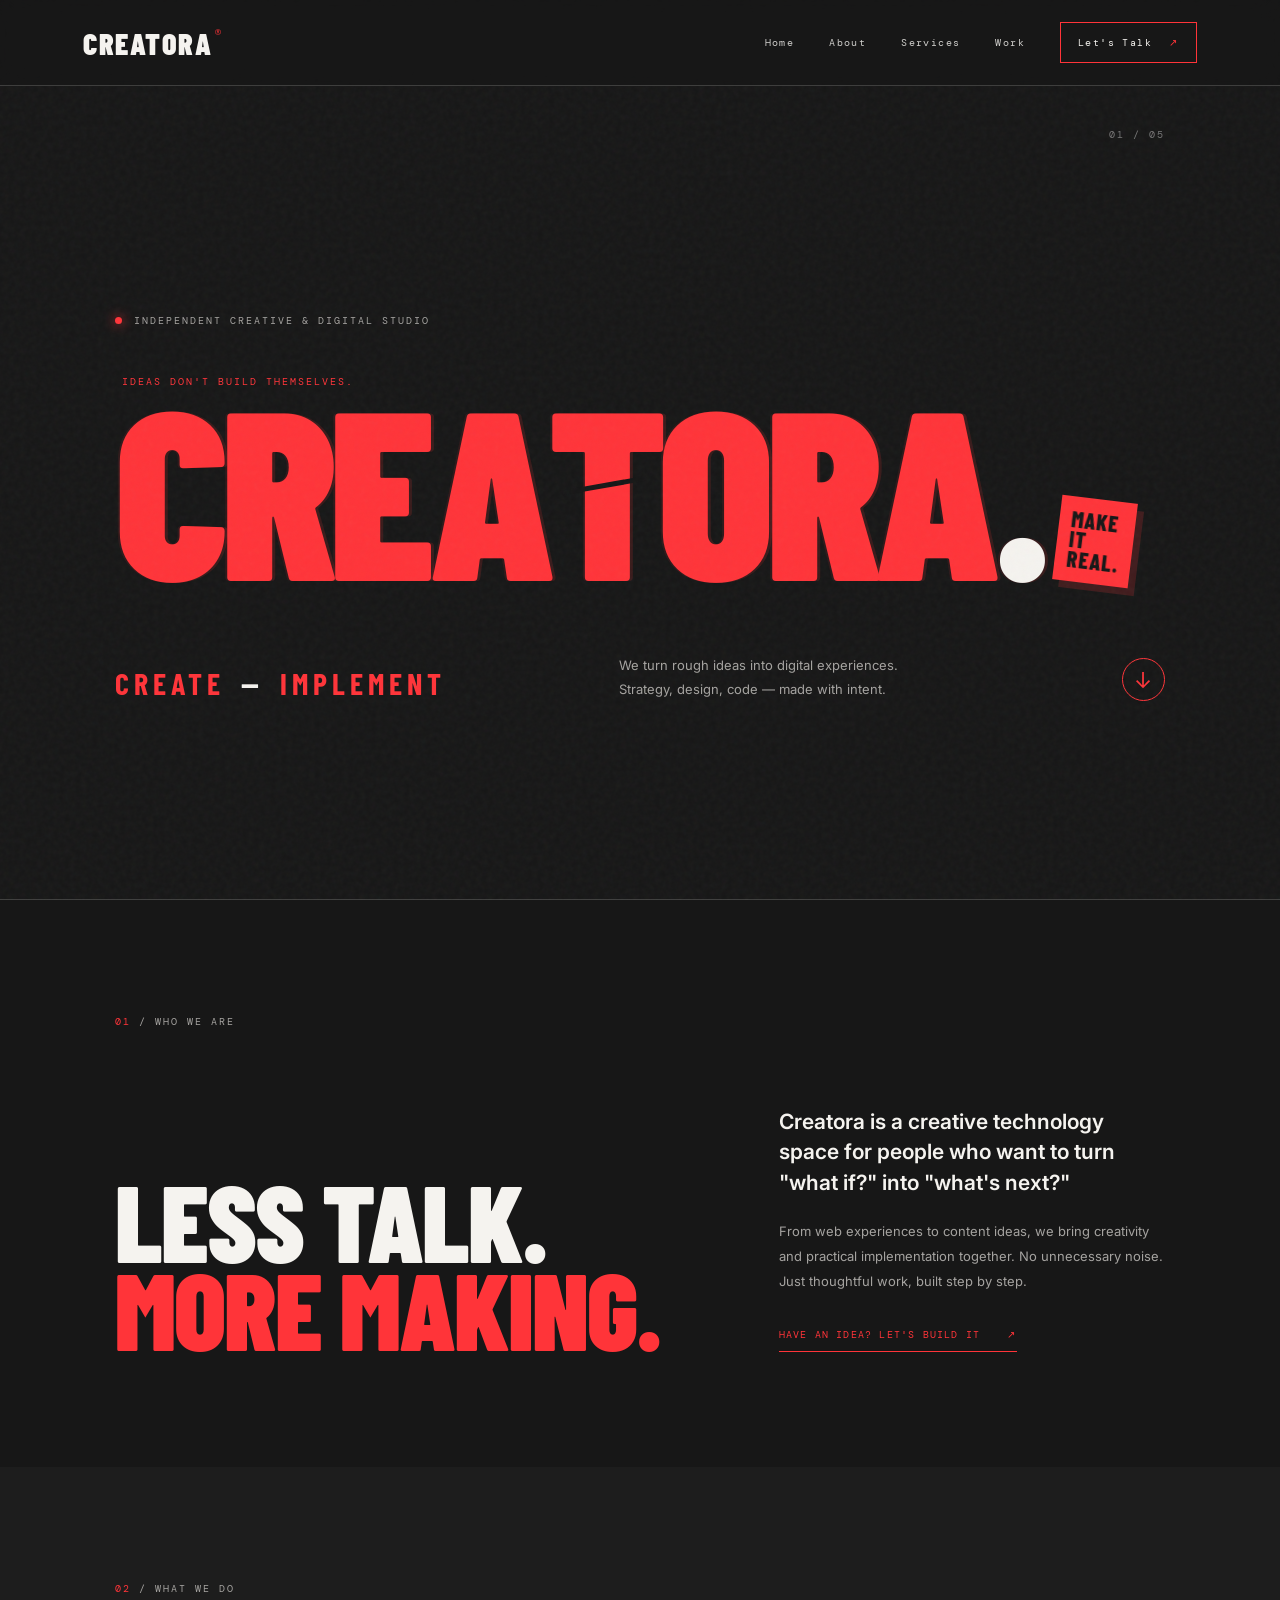
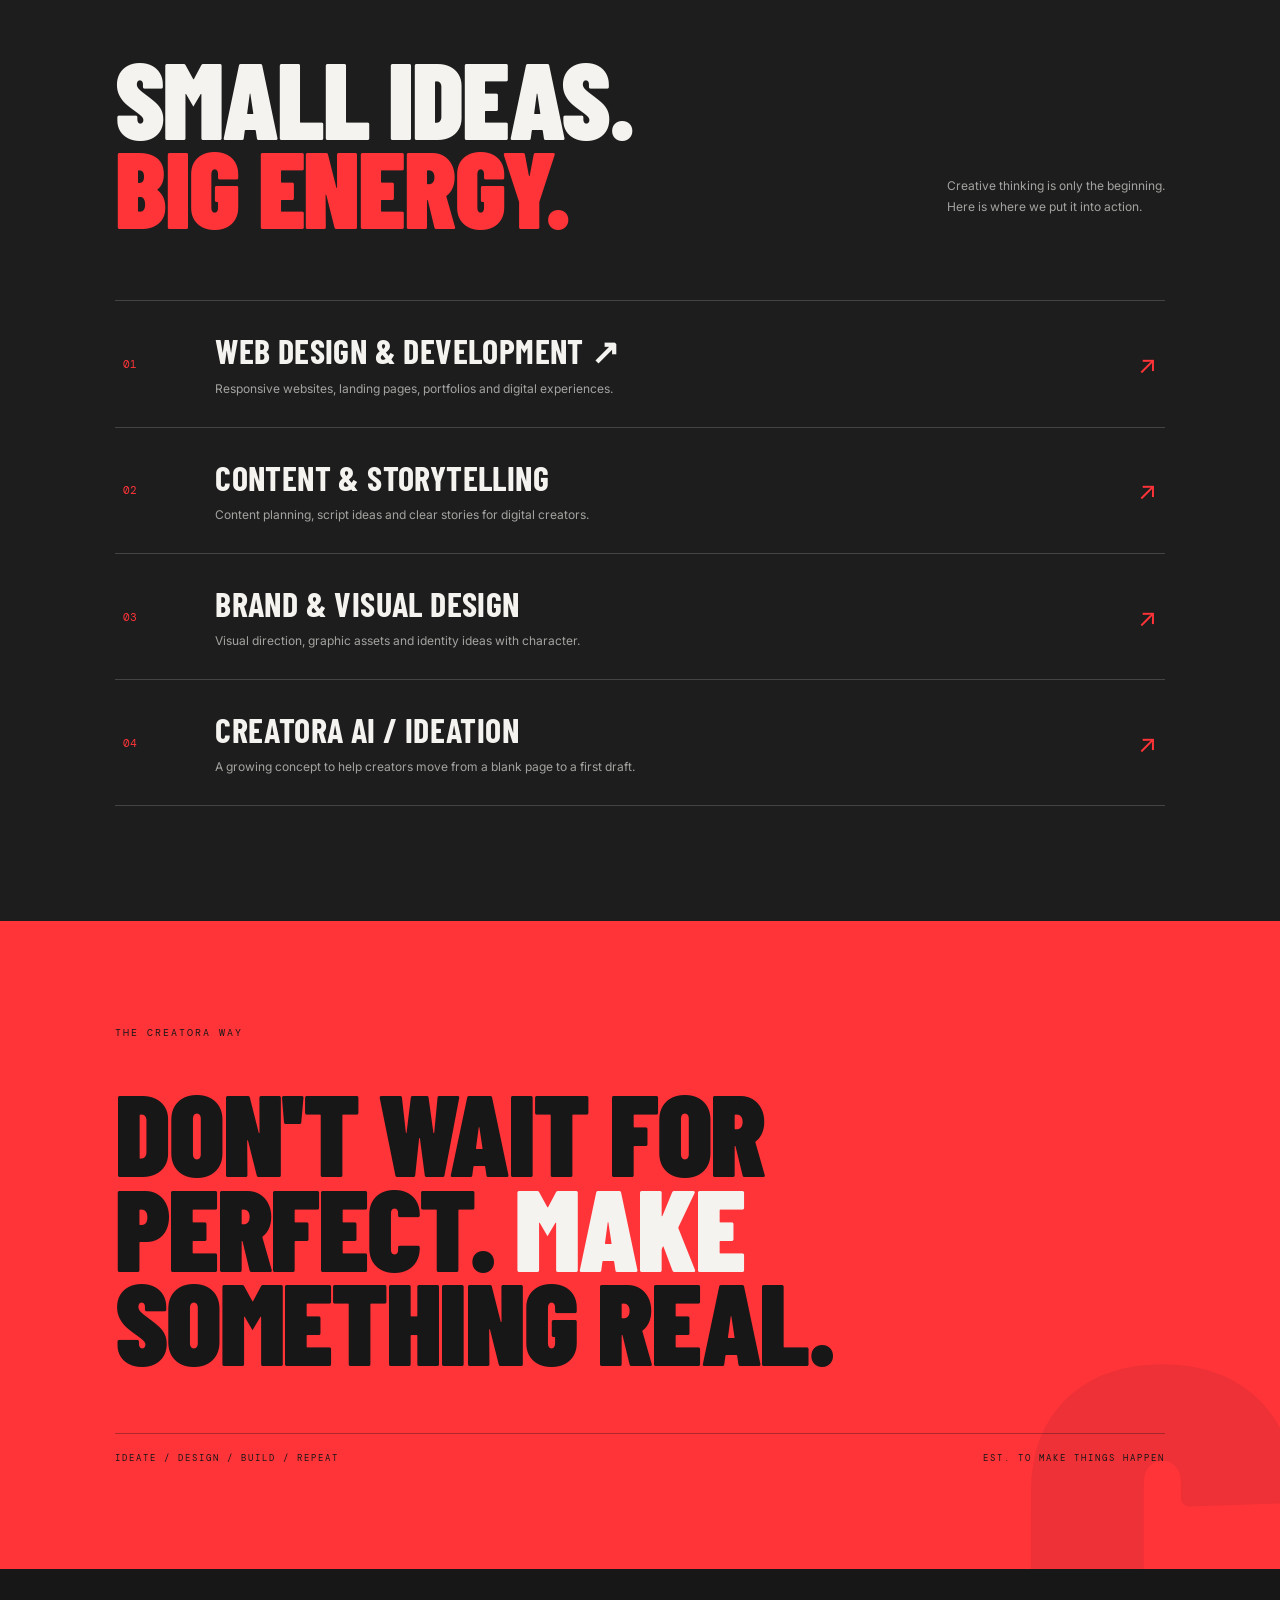
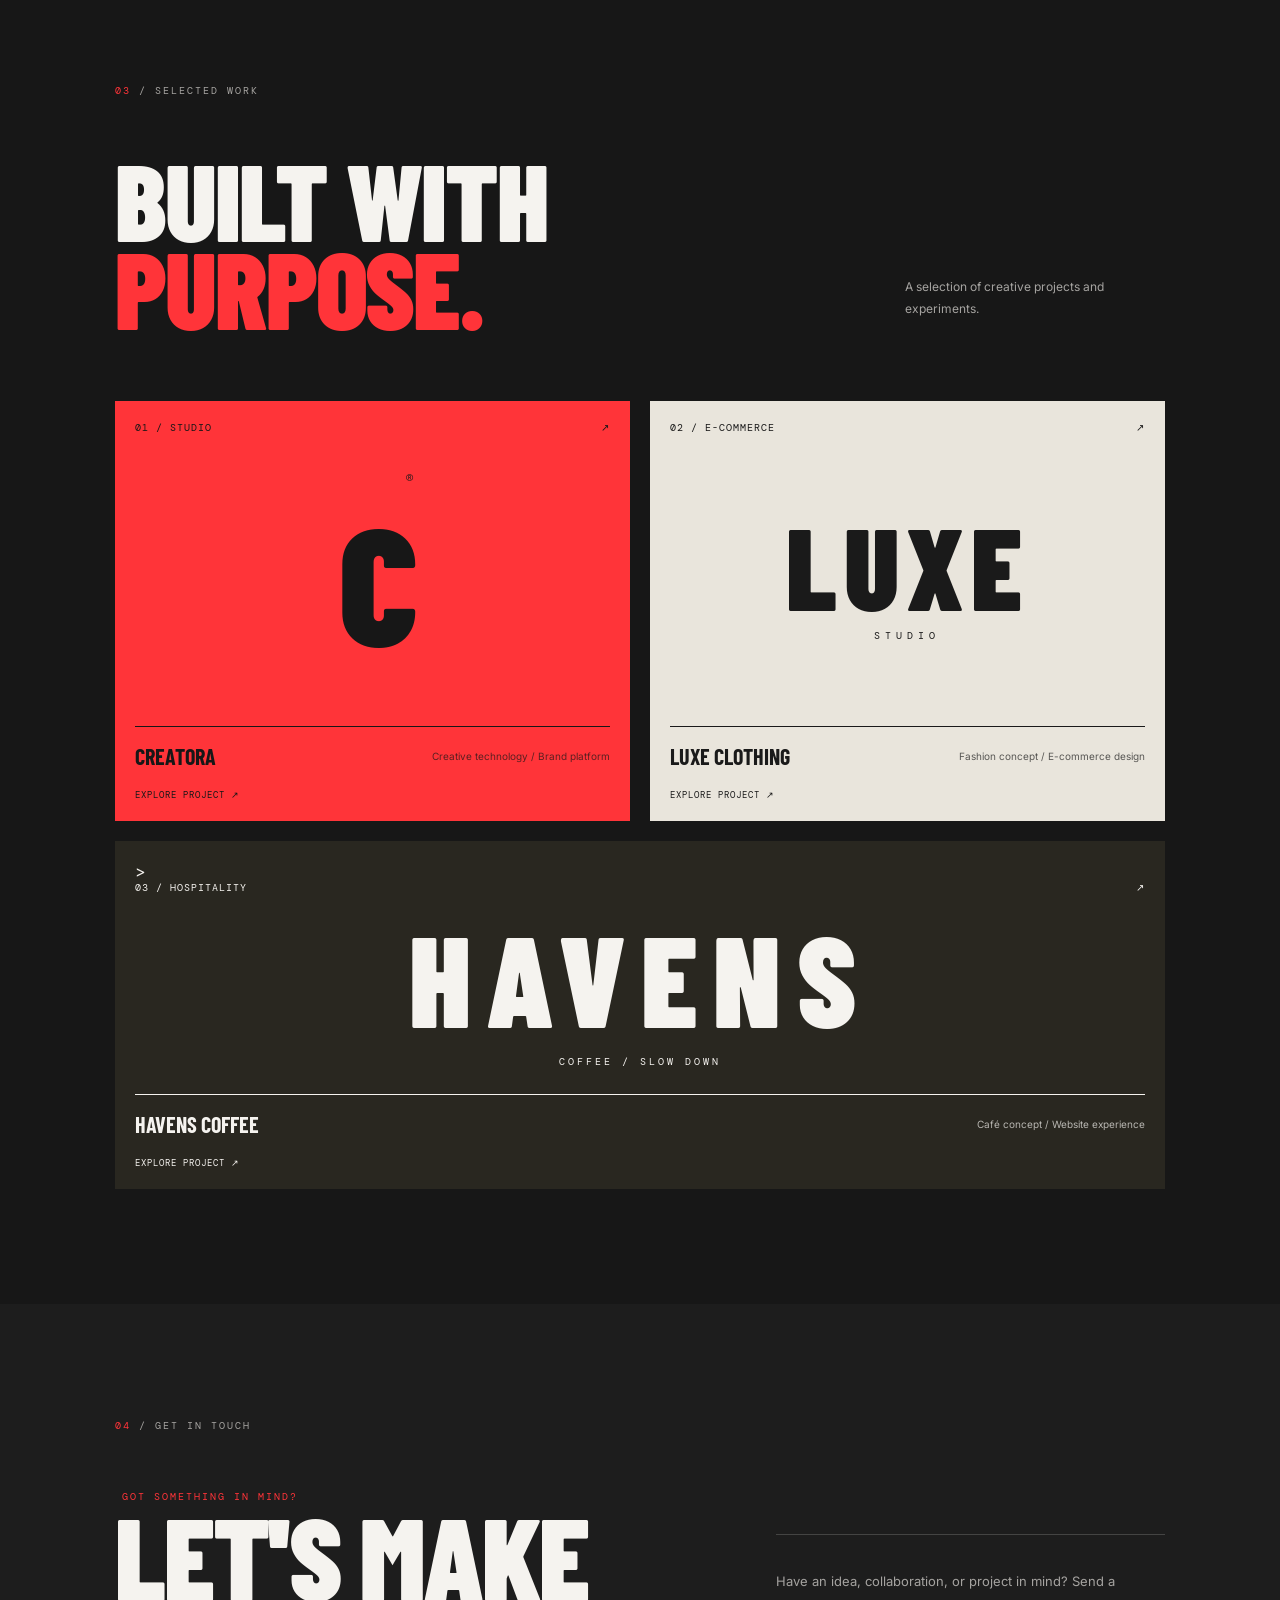
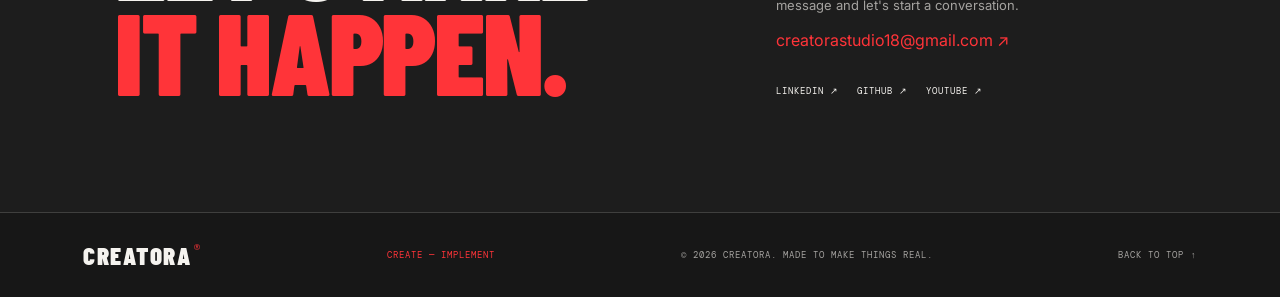
<file: index.html>
<!DOCTYPE html>
<html lang="en">
<head>
    <meta charset="UTF-8">
    <meta name="viewport" content="width=device-width, initial-scale=1.0">

    <meta name="description" content="Creatora — Create. Implement. Build something real.">

    <title>Creatora | Create — Implement</title>
    <link rel="icon" type="image/png" href="favicon1.jpeg">

    <!-- Google Fonts -->
    <link rel="preconnect" href="https://fonts.googleapis.com">
    <link rel="preconnect" href="https://fonts.gstatic.com" crossorigin>

    <link href="https://fonts.googleapis.com/css2?family=Barlow+Condensed:wght@500;600;700;800;900&family=DM+Mono:wght@400;500&family=Inter:wght@400;500;600;700;800&display=swap" rel="stylesheet">
    

    <!-- CSS File -->
    <link rel="stylesheet" href="style.css">

    <!-- JavaScript File -->
    <script src="script.js" defer></script>
</head>

<body>

    <!-- Background Texture -->
    <div class="noise"></div>

    <!-- ================= HEADER ================= -->

    <header class="site-header">

        <a href="#home" class="brand">
            CREATORA<span>®</span>
        </a>

        <button
            class="menu-toggle"
            id="menuToggle"
            aria-label="Open navigation"
            aria-expanded="false">
            ☰
        </button>

        <nav class="navigation" id="navigation">

            <a href="#home">Home</a>

            <a href="#about">About</a>

            <a href="#services">Services</a>

            <a href="#work">Work</a>

            <a href="#contact" class="nav-contact">
                Let's Talk <span>↗</span>
            </a>

        </nav>

    </header>


    <main>

        <!-- ================= HOME ================= -->

        <section class="hero section" id="home">

            <div class="hero-kicker">
                <span class="status-dot"></span>
                INDEPENDENT CREATIVE & DIGITAL STUDIO
            </div>

            <div class="hero-title-wrap">

                <p class="eyebrow">
                    IDEAS DON'T BUILD THEMSELVES.
                </p>

                <h1 class="hero-title">
                    CREA<span class="cut-letter">T</span>ORA<span class="period">.</span>
                </h1>

                <div class="hero-stamp">
                    MAKE<br>
                    IT<br>
                    REAL.
                </div>

            </div>

            <div class="hero-bottom">

                <p class="tagline">
                    CREATE <span>—</span> IMPLEMENT
                </p>

                <p class="hero-description">
                    We turn rough ideas into digital experiences.<br>
                    Strategy, design, code — made with intent.
                </p>

                <a href="#about" class="round-link" aria-label="Learn about Creatora">
                    ↓
                </a>

            </div>

            <div class="hero-number">
                01 / 05
            </div>

        </section>


        <!-- ================= ABOUT ================= -->

        <section class="intro section reveal" id="about">

            <div class="section-label">
                <span>01</span> / WHO WE ARE
            </div>

            <div class="intro-content">

                <h2>
                    LESS TALK.<br>
                    <span class="red-text">MORE MAKING.</span>
                </h2>

                <div class="intro-copy">

                    <p class="large-copy">
                        Creatora is a creative technology space for people
                        who want to turn "what if?" into "what's next?"
                    </p>

                    <p>
                        From web experiences to content ideas, we bring
                        creativity and practical implementation together.
                        No unnecessary noise. Just thoughtful work,
                        built step by step.
                    </p>

                    <a href="#contact" class="text-link">
                        HAVE AN IDEA? LET'S BUILD IT <span>↗</span>
                    </a>

                </div>

            </div>

        </section>


        <!-- ================= SERVICES ================= -->

        <section class="services section reveal" id="services">

            <div class="section-label">
                <span>02</span> / WHAT WE DO
            </div>

            <div class="section-heading">

                <h2>
                    SMALL IDEAS.<br>
                    <span class="red-text">BIG ENERGY.</span>
                </h2>

                <p>
                    Creative thinking is only the beginning.<br>
                    Here is where we put it into action.
                </p>

            </div>


            <div class="service-list">

                <article class="service-row">

                    <span class="service-index">01</span>

                    <div>
                        <a href="webdev.html" class="service-link">
                        <h3>WEB DESIGN & DEVELOPMENT ↗</h3>

                        <p>
                            Responsive websites, landing pages,
                            portfolios and digital experiences.
                        </p>
                        </a>
                    </div>

                    <span class="service-arrow">↗</span>

                </article>


                <article class="service-row">

                    <span class="service-index">02</span>

                    <div>
                        <a href="content&storytelling.html" class="service-link">
                        <h3>CONTENT & STORYTELLING</h3>

                        <p>
                            Content planning, script ideas and clear
                            stories for digital creators.
                        </p>
                    </a>
                    </div>

                    <span class="service-arrow">↗</span>

                </article>


                <article class="service-row">

                    <span class="service-index">03</span>

                    <div>
                        <h3>BRAND & VISUAL DESIGN</h3>

                        <p>
                            Visual direction, graphic assets and
                            identity ideas with character.
                        </p>
                    </div>

                    <span class="service-arrow">↗</span>

                </article>


                <article class="service-row">

                    <span class="service-index">04</span>

                    <div>
                        <h3>CREATORA AI / IDEATION</h3>

                        <p>
                            A growing concept to help creators move
                            from a blank page to a first draft.
                        </p>
                    </div>

                    <span class="service-arrow">↗</span>

                </article>

            </div>

        </section>


        <!-- ================= BRAND STATEMENT ================= -->

        <section class="manifesto reveal">

            <p class="manifesto-label">
                THE CREATORA WAY
            </p>

            <h2>
                DON'T WAIT FOR<br>
                PERFECT. <span>MAKE</span><br>
                SOMETHING REAL.
            </h2>

            <div class="manifesto-footer">

                <span>
                    IDEATE / DESIGN / BUILD / REPEAT
                </span>

                <span>
                    EST. TO MAKE THINGS HAPPEN
                </span>

            </div>

        </section>


        <!-- ================= PROJECTS ================= -->

        <section class="work section reveal" id="work">

            <div class="section-label">
                <span>03</span> / SELECTED WORK
            </div>

            <div class="section-heading">

                <h2>
                    BUILT WITH<br>
                    <span class="red-text">PURPOSE.</span>
                </h2>

                <p>
                    A selection of creative projects and experiments.
                </p>

            </div>


            <div class="project-grid">


                <!-- PROJECT 1 -->

                <a
                    class="project-card project-red"
                    href="https://jsowmya47-pixel.github.io/creatora/"
                    target="_blank"
                    rel="noopener noreferrer">

                    <div class="project-top">
                        <span>01 / STUDIO</span>
                        <span>↗</span>
                    </div>

                    <div class="project-art art-creatora">
                        C<span>®</span>
                    </div>

                    <div class="project-info">

                        <h3>CREATORA</h3>

                        <p>
                            Creative technology / Brand platform
                        </p>

                        <span class="project-cta">
                            EXPLORE PROJECT ↗
                        </span>

                    </div>

                </a>


                <!-- PROJECT 2 -->

                <a class="project-card project-light"
                    href=" https://jsowmya47-pixel.github.io/clothing-brand/"
                     target="_blank" 
                     rel="noopener noreferrer">

                    <div class="project-top">
                        <span>02 / E-COMMERCE</span>
                        <span>↗</span>
                    </div>

                    <div class="project-art art-luxe">
                        LUXE
                        <span>STUDIO</span>
                    </div>

                    <div class="project-info">

                        <h3>LUXE CLOTHING</h3>

                        <p>
                            Fashion concept / E-commerce design
                        </p>

                        <span class="project-cta">
                            EXPLORE PROJECT ↗
                        </span>

                    </div>

                </a>


                <!-- PROJECT 3 -->

                <a class="project-card project-dark" 
                 href="https://jsowmya47-pixel.github.io/frontend/" 
                 target="_blank" 
                 rel="noopener noreferrer">>

                    <div class="project-top">
                        <span>03 / HOSPITALITY</span>
                        <span>↗</span>
                    </div>

                    <div class="project-art art-havens">

                        <span>HAVENS</span>

                        <small>
                            COFFEE / SLOW DOWN
                        </small>

                    </div>

                    <div class="project-info">

                        <h3>HAVENS COFFEE</h3>

                        <p>
                            Café concept / Website experience
                        </p>

                        <span class="project-cta">
                            EXPLORE PROJECT ↗
                        </span>

                    </div>

                </a>

            </div>

        </section>


        <!-- ================= CONTACT ================= -->

        <section class="contact section reveal" id="contact">

            <div class="section-label">
                <span>04</span> / GET IN TOUCH
            </div>

            <div class="contact-layout">

                <div>

                    <p class="eyebrow">
                        GOT SOMETHING IN MIND?
                    </p>

                    <h2>
                        LET'S MAKE<br>
                        <span class="red-text">IT HAPPEN.</span>
                    </h2>

                </div>


                <div class="contact-card">

                    <p>
                        Have an idea, collaboration, or project in mind?
                        Send a message and let's start a conversation.
                    </p>

                    <!-- Replace this with your actual email -->

                   
<a href="mailto:creatorastudio18@gmail.com?subject=Project%20Inquiry">
    creatorastudio18@gmail.com
    <span>↗</span>
</a>

                    


                    <div class="social-links">

                        <!-- Replace these with your own profile URLs -->

                        <a
                            href="https://www.linkedin.com/"
                            target="_blank"
                            rel="noopener noreferrer">
                            LINKEDIN ↗
                        </a>

                        <a
                            href="https://github.com/"
                            target="_blank"
                            rel="noopener noreferrer">
                            GITHUB ↗
                        </a>

                        <a
                            href="https://www.youtube.com/"
                            target="_blank"
                            rel="noopener noreferrer">
                            YOUTUBE ↗
                        </a>

                    </div>

                </div>

            </div>

        </section>

    </main>


    <!-- ================= FOOTER ================= -->

    <footer class="site-footer">

        <a href="#home" class="brand footer-brand">
            CREATORA<span>®</span>
        </a>

        <p>
            CREATE — IMPLEMENT
        </p>

        <p>
            © <span id="year"></span>
            CREATORA. MADE TO MAKE THINGS REAL.
        </p>

        <a href="#home" class="back-top">
            BACK TO TOP ↑
        </a>

    </footer>

</body>
</html>
</file>
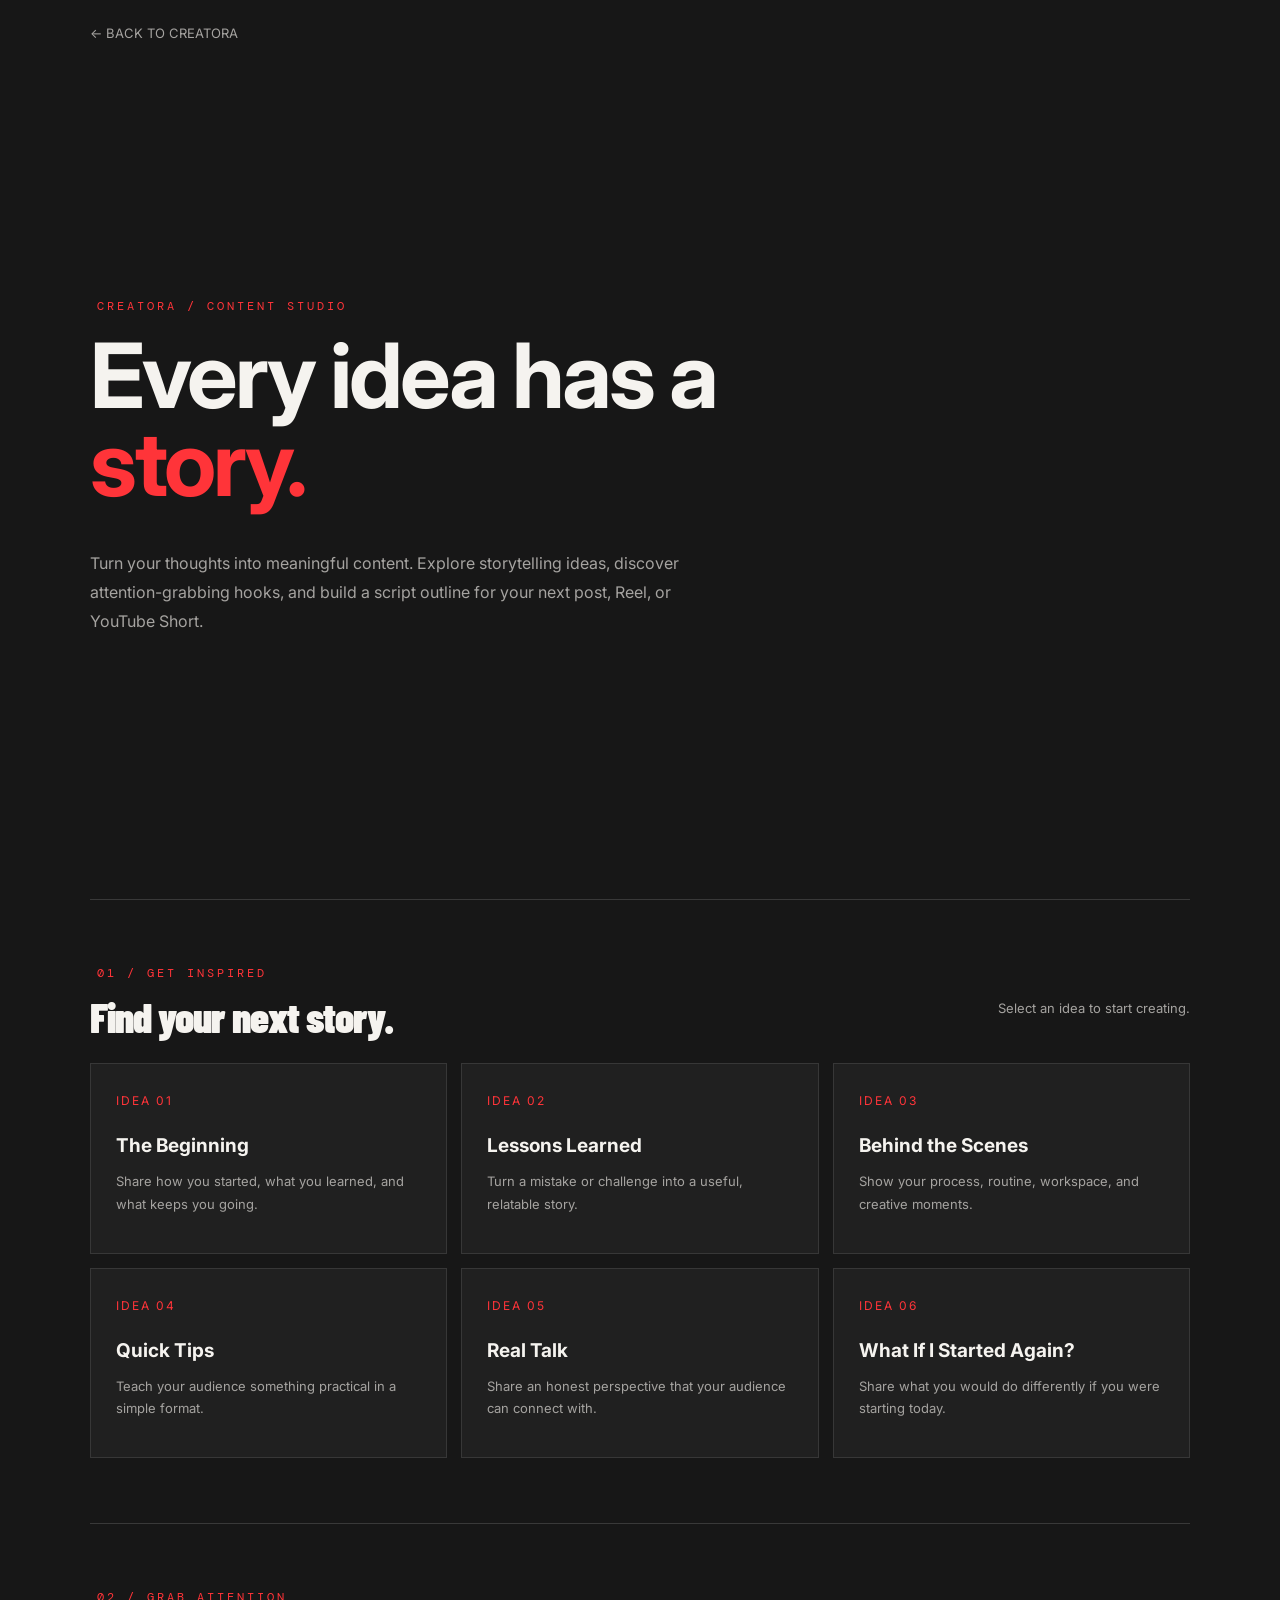
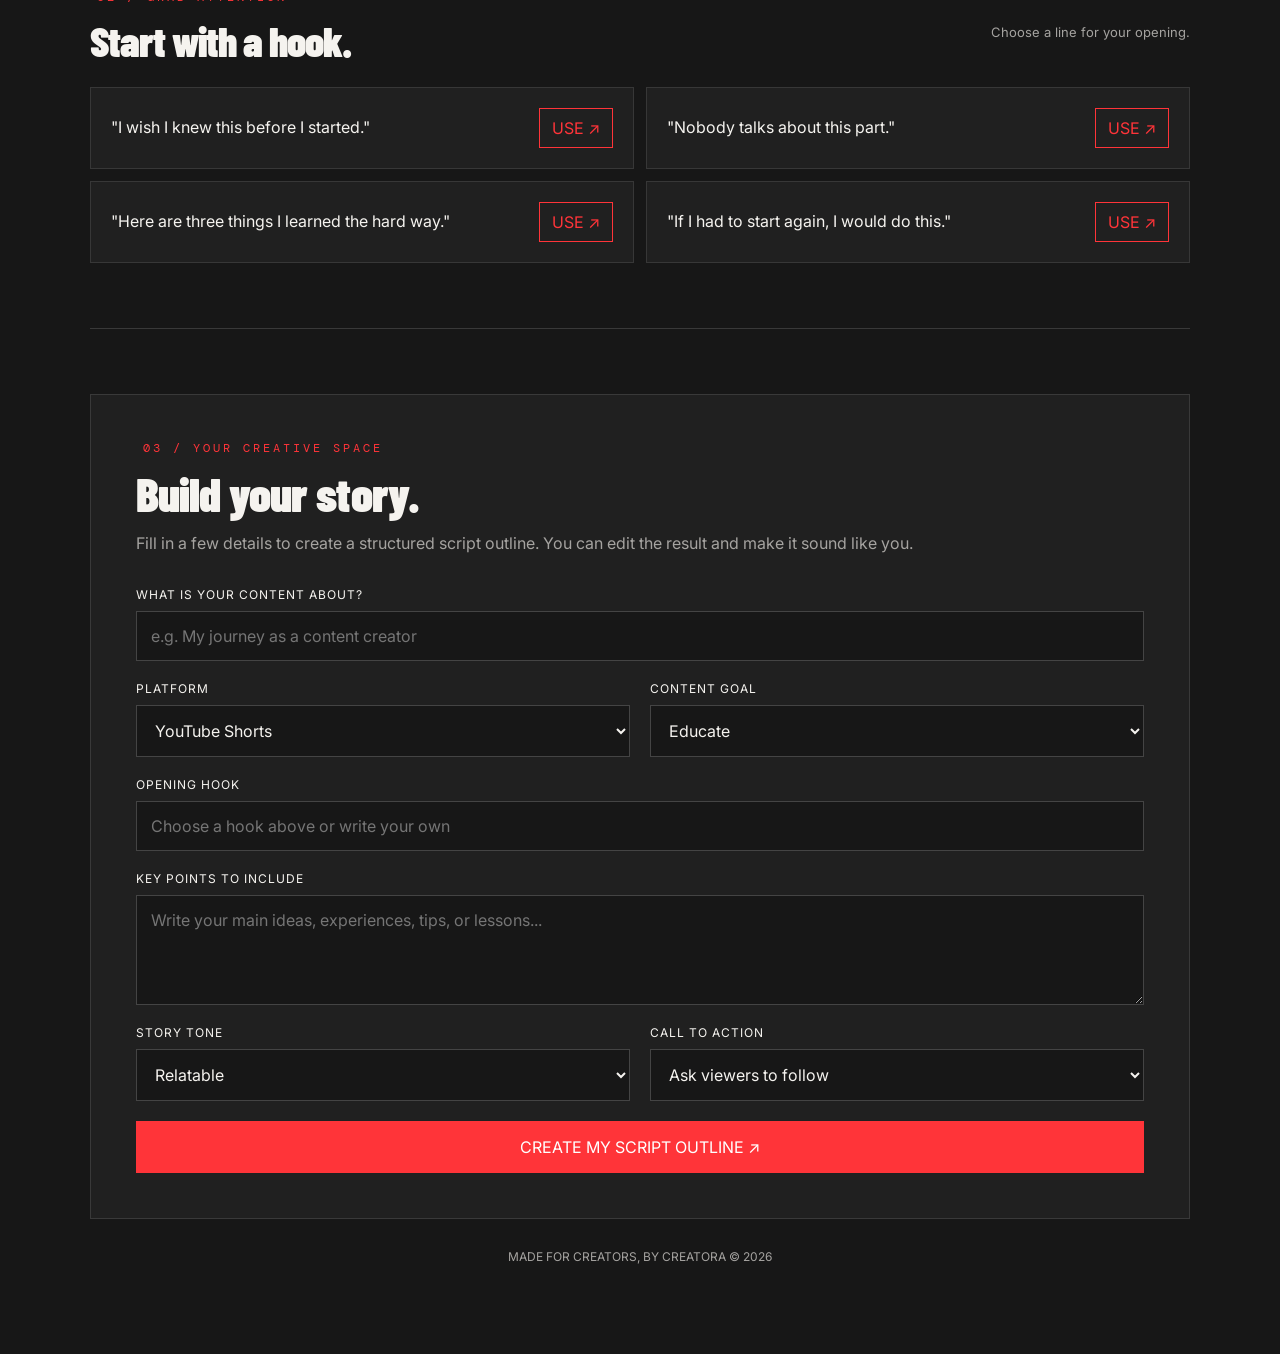
<file: content&storytelling.html>
<!DOCTYPE html>
<html lang="en">
<head>
    <meta charset="UTF-8">
    <meta name="viewport" content="width=device-width, initial-scale=1.0">

    <title>Content & Storytelling | CREATORA</title>
    <link rel="icon" type="image/png" href="favicon1.jpeg">

    <link rel="stylesheet" href="style.css">

    <style>
        * {
            box-sizing: border-box;
        }

        body {
            background: var(--bg, #171717);
            color: var(--white, #f5f3ef);
        }

        a {
            color: inherit;
            text-decoration: none;
        }

        .story-page {
            width: min(1100px, 90%);
            margin: auto;
            padding-bottom: 90px;
        }

        .back-link {
            display: inline-block;
            margin: 25px 0 45px;
            color: var(--muted, #a5a3a0);
            font-size: 13px;
        }

        .back-link:hover {
            color: var(--red, #ff3439);
        }

        .eyebrow {
            color: var(--red, #ff3439);
            font-size: 12px;
            letter-spacing: 3px;
            text-transform: uppercase;
            margin-bottom: 18px;
        }

        .hero {
            padding: 35px 0 70px;
            border-bottom: 1px solid #393939;
        }

        .hero h1 {
            font-size: clamp(42px, 8vw, 90px);
            line-height: 0.98;
            letter-spacing: -3px;
            margin: 0 0 25px;
            max-width: 850px;
        }

        .hero h1 span {
            color: var(--red, #ff3439);
        }

        .hero p {
            max-width: 620px;
            line-height: 1.8;
            color: var(--muted, #a5a3a0);
        }

        .section {
            padding: 65px 0;
            border-bottom: 1px solid #393939;
        }

        .section-heading {
            display: flex;
            justify-content: space-between;
            align-items: end;
            gap: 20px;
            margin-bottom: 30px;
        }

        .section-heading h2 {
            font-size: clamp(27px, 4vw, 42px);
            margin: 8px 0 0;
            letter-spacing: -1px;
        }

        .section-heading p {
            color: var(--muted, #a5a3a0);
            font-size: 13px;
        }

        .idea-grid {
            display: grid;
            grid-template-columns: repeat(3, 1fr);
            gap: 14px;
        }

        .idea-card {
            text-align: left;
            background: #202020;
            color: var(--white, #f5f3ef);
            border: 1px solid #373737;
            padding: 25px;
            min-height: 190px;
            cursor: pointer;
            transition: 0.25s ease;
        }

        .idea-card:hover {
            border-color: var(--red, #ff3439);
            transform: translateY(-4px);
        }

        .idea-number {
            color: var(--red, #ff3439);
            font-size: 12px;
            letter-spacing: 2px;
        }

        .idea-card h3 {
            font-size: 19px;
            margin: 25px 0 10px;
        }

        .idea-card p {
            color: var(--muted, #a5a3a0);
            font-size: 13px;
            line-height: 1.7;
        }

        .hook-list {
            display: grid;
            grid-template-columns: repeat(2, 1fr);
            gap: 12px;
        }

        .hook {
            display: flex;
            justify-content: space-between;
            align-items: center;
            gap: 15px;
            background: #202020;
            border: 1px solid #373737;
            padding: 20px;
        }

        .hook p {
            margin: 0;
            line-height: 1.6;
        }

        .hook button {
            flex-shrink: 0;
            background: transparent;
            color: var(--red, #ff3439);
            border: 1px solid var(--red, #ff3439);
            padding: 9px 12px;
            cursor: pointer;
        }

        .hook button:hover {
            background: var(--red, #ff3439);
            color: white;
        }

        .story-lab {
            margin-top: 65px;
            padding: clamp(22px, 5vw, 45px);
            background: #202020;
            border: 1px solid #393939;
        }

        .story-lab h2 {
            font-size: clamp(30px, 5vw, 48px);
            margin: 8px 0 12px;
        }

        .lab-intro {
            color: var(--muted, #a5a3a0);
            line-height: 1.7;
            margin-bottom: 30px;
        }

        .story-form {
            display: grid;
            grid-template-columns: repeat(2, minmax(0, 1fr));
            gap: 20px;
        }

        .field {
            display: flex;
            flex-direction: column;
            gap: 9px;
        }

        .field.full {
            grid-column: 1 / -1;
        }

        .field label {
            font-size: 12px;
            letter-spacing: 1px;
            text-transform: uppercase;
        }

        .field input,
        .field select,
        .field textarea {
            width: 100%;
            background: #171717;
            color: #f5f3ef;
            border: 1px solid #444;
            padding: 14px;
            font: inherit;
            border-radius: 0;
        }

        .field input:focus,
        .field select:focus,
        .field textarea:focus {
            outline: 1px solid var(--red, #ff3439);
            border-color: var(--red, #ff3439);
        }

        .field textarea {
            min-height: 110px;
            resize: vertical;
        }

        .primary-button {
            border: 1px solid var(--red, #ff3439);
            background: var(--red, #ff3439);
            color: white;
            padding: 15px 22px;
            font: inherit;
            cursor: pointer;
            transition: 0.2s ease;
        }

        .primary-button:hover {
            background: transparent;
            color: var(--red, #ff3439);
        }

        .output {
            display: none;
            margin-top: 30px;
            padding: 25px;
            border: 1px solid #444;
            background: #171717;
        }

        .output h3 {
            margin-top: 0;
        }

        .output pre {
            white-space: pre-wrap;
            overflow-wrap: anywhere;
            color: #d2d0cc;
            font: inherit;
            line-height: 1.8;
        }

        .output-actions {
            display: flex;
            flex-wrap: wrap;
            gap: 12px;
        }

        .secondary-button {
            border: 1px solid #555;
            background: transparent;
            color: white;
            padding: 12px 18px;
            cursor: pointer;
        }

        .secondary-button:hover {
            border-color: var(--red, #ff3439);
        }

        .footer-note {
            padding-top: 30px;
            color: var(--muted, #a5a3a0);
            font-size: 12px;
            text-align: center;
        }

        @media (max-width: 700px) {
            .idea-grid {
                grid-template-columns: repeat(2, minmax(0, 1fr));
            }

            .section-heading {
                align-items: start;
                flex-direction: column;
            }

            .hero h1 {
                letter-spacing: -2px;
            }
        }

        @media (max-width: 480px) {
            .idea-grid,
            .hook-list,
            .story-form {
                grid-template-columns: 1fr;
            }

            .field.full {
                grid-column: auto;
            }

            .hook {
                align-items: flex-start;
                flex-direction: column;
            }
        }
    </style>
</head>

<body>
    <main class="story-page">

        <a href="index.html" class="back-link">← BACK TO CREATORA</a>

        <!-- HERO -->
        <section class="hero">
            <div class="eyebrow">CREATORA / CONTENT STUDIO</div>

            <h1>
                Every idea has a <span>story.</span>
            </h1>

            <p>
                Turn your thoughts into meaningful content. Explore storytelling
                ideas, discover attention-grabbing hooks, and build a script
                outline for your next post, Reel, or YouTube Short.
            </p>
        </section>

        <!-- CONTENT IDEAS -->
        <section class="section">
            <div class="section-heading">
                <div>
                    <div class="eyebrow">01 / GET INSPIRED</div>
                    <h2>Find your next story.</h2>
                </div>
                <p>Select an idea to start creating.</p>
            </div>

            <div class="idea-grid">
                <button class="idea-card" type="button"
                    data-topic="My journey as a beginner content creator">
                    <span class="idea-number">IDEA 01</span>
                    <h3>The Beginning</h3>
                    <p>Share how you started, what you learned, and what keeps you going.</p>
                </button>

                <button class="idea-card" type="button"
                    data-topic="Lessons I learned from my biggest mistake">
                    <span class="idea-number">IDEA 02</span>
                    <h3>Lessons Learned</h3>
                    <p>Turn a mistake or challenge into a useful, relatable story.</p>
                </button>

                <button class="idea-card" type="button"
                    data-topic="A day in my life as a creator">
                    <span class="idea-number">IDEA 03</span>
                    <h3>Behind the Scenes</h3>
                    <p>Show your process, routine, workspace, and creative moments.</p>
                </button>

                <button class="idea-card" type="button"
                    data-topic="Three tips that make content creation easier">
                    <span class="idea-number">IDEA 04</span>
                    <h3>Quick Tips</h3>
                    <p>Teach your audience something practical in a simple format.</p>
                </button>

                <button class="idea-card" type="button"
                    data-topic="The reality behind social media success">
                    <span class="idea-number">IDEA 05</span>
                    <h3>Real Talk</h3>
                    <p>Share an honest perspective that your audience can connect with.</p>
                </button>

                <button class="idea-card" type="button"
                    data-topic="How I would start again with zero experience">
                    <span class="idea-number">IDEA 06</span>
                    <h3>What If I Started Again?</h3>
                    <p>Share what you would do differently if you were starting today.</p>
                </button>
            </div>
        </section>

        <!-- HOOK LIBRARY -->
        <section class="section">
            <div class="section-heading">
                <div>
                    <div class="eyebrow">02 / GRAB ATTENTION</div>
                    <h2>Start with a hook.</h2>
                </div>
                <p>Choose a line for your opening.</p>
            </div>

            <div class="hook-list">
                <div class="hook">
                    <p>"I wish I knew this before I started."</p>
                    <button type="button"
                        data-hook="I wish I knew this before I started.">
                        USE ↗
                    </button>
                </div>

                <div class="hook">
                    <p>"Nobody talks about this part."</p>
                    <button type="button"
                        data-hook="Nobody talks about this part.">
                        USE ↗
                    </button>
                </div>

                <div class="hook">
                    <p>"Here are three things I learned the hard way."</p>
                    <button type="button"
                        data-hook="Here are three things I learned the hard way.">
                        USE ↗
                    </button>
                </div>

                <div class="hook">
                    <p>"If I had to start again, I would do this."</p>
                    <button type="button"
                        data-hook="If I had to start again, I would do this.">
                        USE ↗
                    </button>
                </div>
            </div>
        </section>

        <!-- STORY LAB -->
        <section class="story-lab" id="storyLab">
            <div class="eyebrow">03 / YOUR CREATIVE SPACE</div>
            <h2>Build your story.</h2>

            <p class="lab-intro">
                Fill in a few details to create a structured script outline.
                You can edit the result and make it sound like you.
            </p>

            <form class="story-form" id="storyForm">
                <div class="field full">
                    <label for="topic">What is your content about?</label>
                    <input
                        type="text"
                        id="topic"
                        placeholder="e.g. My journey as a content creator"
                        required
                    >
                </div>

                <div class="field">
                    <label for="platform">Platform</label>
                    <select id="platform">
                        <option>YouTube Shorts</option>
                        <option>Instagram Reels</option>
                        <option>YouTube Video</option>
                        <option>TikTok</option>
                        <option>LinkedIn</option>
                    </select>
                </div>

                <div class="field">
                    <label for="goal">Content goal</label>
                    <select id="goal">
                        <option value="educate">Educate</option>
                        <option value="inspire">Inspire</option>
                        <option value="entertain">Entertain</option>
                        <option value="connect">Connect with my audience</option>
                        <option value="promote">Promote a product or service</option>
                    </select>
                </div>

                <div class="field full">
                    <label for="hookInput">Opening hook</label>
                    <input
                        type="text"
                        id="hookInput"
                        placeholder="Choose a hook above or write your own"
                    >
                </div>

                <div class="field full">
                    <label for="points">Key points to include</label>
                    <textarea
                        id="points"
                        placeholder="Write your main ideas, experiences, tips, or lessons..."
                    ></textarea>
                </div>

                <div class="field">
                    <label for="tone">Story tone</label>
                    <select id="tone">
                        <option>Relatable</option>
                        <option>Aesthetic</option>
                        <option>Professional</option>
                        <option>Funny</option>
                        <option>Emotional</option>
                        <option>Motivational</option>
                    </select>
                </div>

                <div class="field">
                    <label for="ending">Call to action</label>
                    <select id="ending">
                        <option value="follow">Ask viewers to follow</option>
                        <option value="comment">Ask viewers to comment</option>
                        <option value="share">Encourage viewers to share</option>
                        <option value="save">Ask viewers to save the post</option>
                        <option value="reflect">End with a thought-provoking question</option>
                    </select>
                </div>

                <div class="field full">
                    <button class="primary-button" type="submit">
                        CREATE MY SCRIPT OUTLINE ↗
                    </button>
                </div>
            </form>

            <div class="output" id="output" aria-live="polite">
                <h3>Your story outline</h3>
                <pre id="scriptOutput"></pre>

                <div class="output-actions">
                    <button class="primary-button" type="button" id="copyButton">
                        COPY OUTLINE
                    </button>
                    <button class="secondary-button" type="button" id="editButton">
                        EDIT DETAILS
                    </button>
                </div>
            </div>
        </section>

        <div class="footer-note">
            MADE FOR CREATORS, BY CREATORA © <span id="year"></span>
        </div>
    </main>

    <script>
        const topicInput = document.getElementById("topic");
        const hookInput = document.getElementById("hookInput");
        const storyLab = document.getElementById("storyLab");

        // Choose an idea and send it to the Story Lab.
        document.querySelectorAll(".idea-card").forEach(function (card) {
            card.addEventListener("click", function () {
                topicInput.value = card.dataset.topic;
                storyLab.scrollIntoView({
                    behavior: "smooth",
                    block: "start"
                });
                topicInput.focus({ preventScroll: true });
            });
        });

        // Choose a hook and fill the opening-hook field.
        document.querySelectorAll("[data-hook]").forEach(function (button) {
            button.addEventListener("click", function () {
                hookInput.value = button.dataset.hook;
                storyLab.scrollIntoView({
                    behavior: "smooth",
                    block: "start"
                });
                hookInput.focus({ preventScroll: true });
            });
        });

        // Build a reusable script outline from the form.
        document.getElementById("storyForm").addEventListener("submit", function (event) {
            event.preventDefault();

            const topic = topicInput.value.trim();
            const platform = document.getElementById("platform").value;
            const goal = document.getElementById("goal").value;
            const tone = document.getElementById("tone").value;
            const hook = hookInput.value.trim() ||
                "Have you ever thought about " + topic.toLowerCase() + "?";
            const points = document.getElementById("points").value.trim();
            const ending = document.getElementById("ending").value;

            const goalText = {
                educate: "Teach the audience something useful.",
                inspire: "Encourage the audience with a meaningful message.",
                entertain: "Keep the story engaging, fun, and memorable.",
                connect: "Build a genuine connection through a relatable experience.",
                promote: "Explain the value of the product or service naturally."
            };

            const endingText = {
                follow: "If you enjoyed this, follow for more.",
                comment: "What do you think? Share your thoughts in the comments.",
                share: "Share this with someone who needs to hear it.",
                save: "Save this post so you can come back to it.",
                reflect: "What would you do in this situation?"
            };

            const keyPoints = points
                ? points
                : "Add your experience, three key points, or a useful lesson here.";

            const outline =
`CREATORA — STORY OUTLINE

TOPIC
${topic}

PLATFORM
${platform}

TONE
${tone}

GOAL
${goalText[goal]}

1. THE HOOK
${hook}

2. THE SETUP
Introduce the topic: "${topic}".
Explain why it matters to your audience.

3. THE MAIN STORY
${keyPoints}

4. THE TAKEAWAY
Summarize the most important lesson or idea.
Keep the message clear and aligned with your ${tone.toLowerCase()} tone.

5. THE CALL TO ACTION
${endingText[ending]}

CREATOR TIP
Start strong, keep each point focused, and finish with one clear message.

Note: This is a structured outline template. Personalize the details and wording before publishing.`;

            document.getElementById("scriptOutput").textContent = outline;

            const output = document.getElementById("output");
            output.style.display = "block";
            output.scrollIntoView({
                behavior: "smooth",
                block: "start"
            });
        });

        // Copy the generated outline.
        document.getElementById("copyButton").addEventListener("click", async function () {
            const text = document.getElementById("scriptOutput").textContent;
            const button = this;

            try {
                await navigator.clipboard.writeText(text);
                button.textContent = "COPIED ✓";
                setTimeout(function () {
                    button.textContent = "COPY OUTLINE";
                }, 1800);
            } catch (error) {
                const selection = window.getSelection();
                const range = document.createRange();
                range.selectNodeContents(document.getElementById("scriptOutput"));
                selection.removeAllRanges();
                selection.addRange(range);
                button.textContent = "SELECTED — COPY IT";
            }
        });

        // Return to the form for edits.
        document.getElementById("editButton").addEventListener("click", function () {
            storyLab.scrollIntoView({
                behavior: "smooth",
                block: "start"
            });
            topicInput.focus({ preventScroll: true });
        });

        document.getElementById("year").textContent = new Date().getFullYear();
    </script>
</body>
</html>
</file>
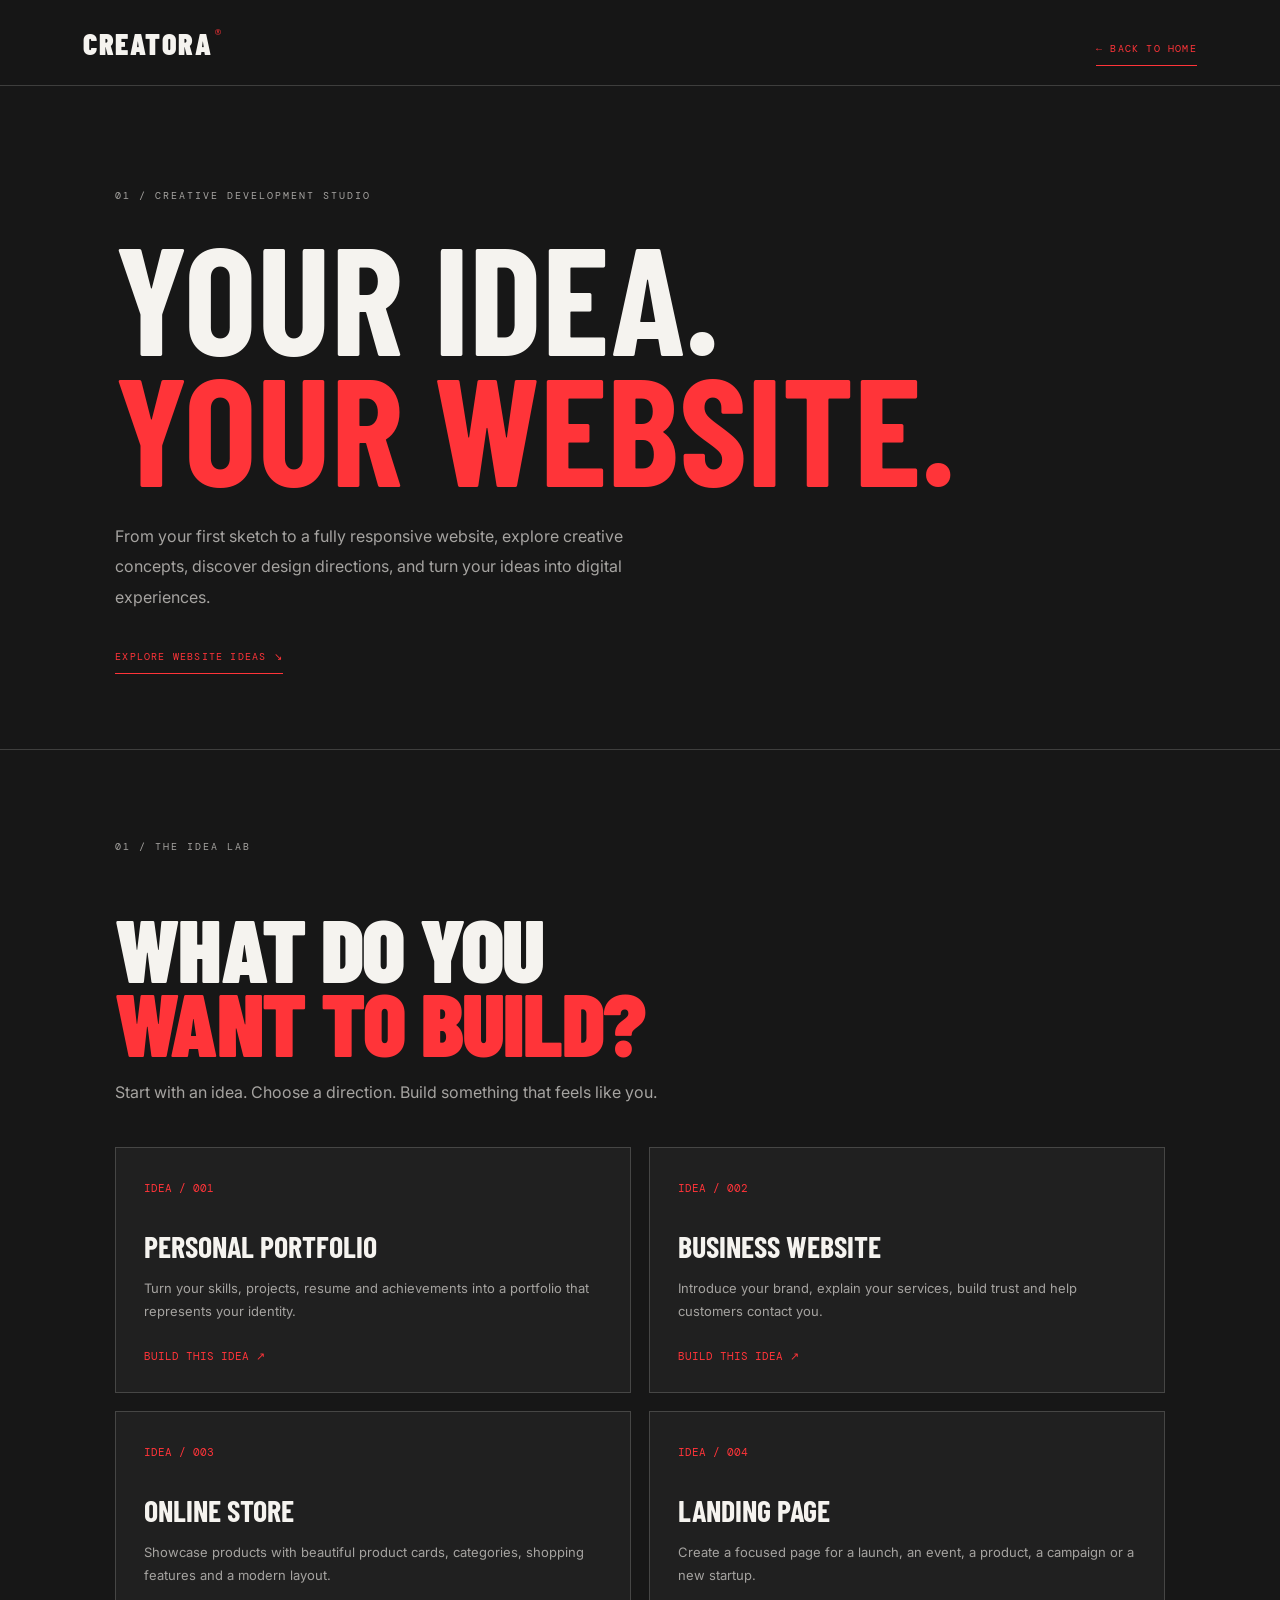
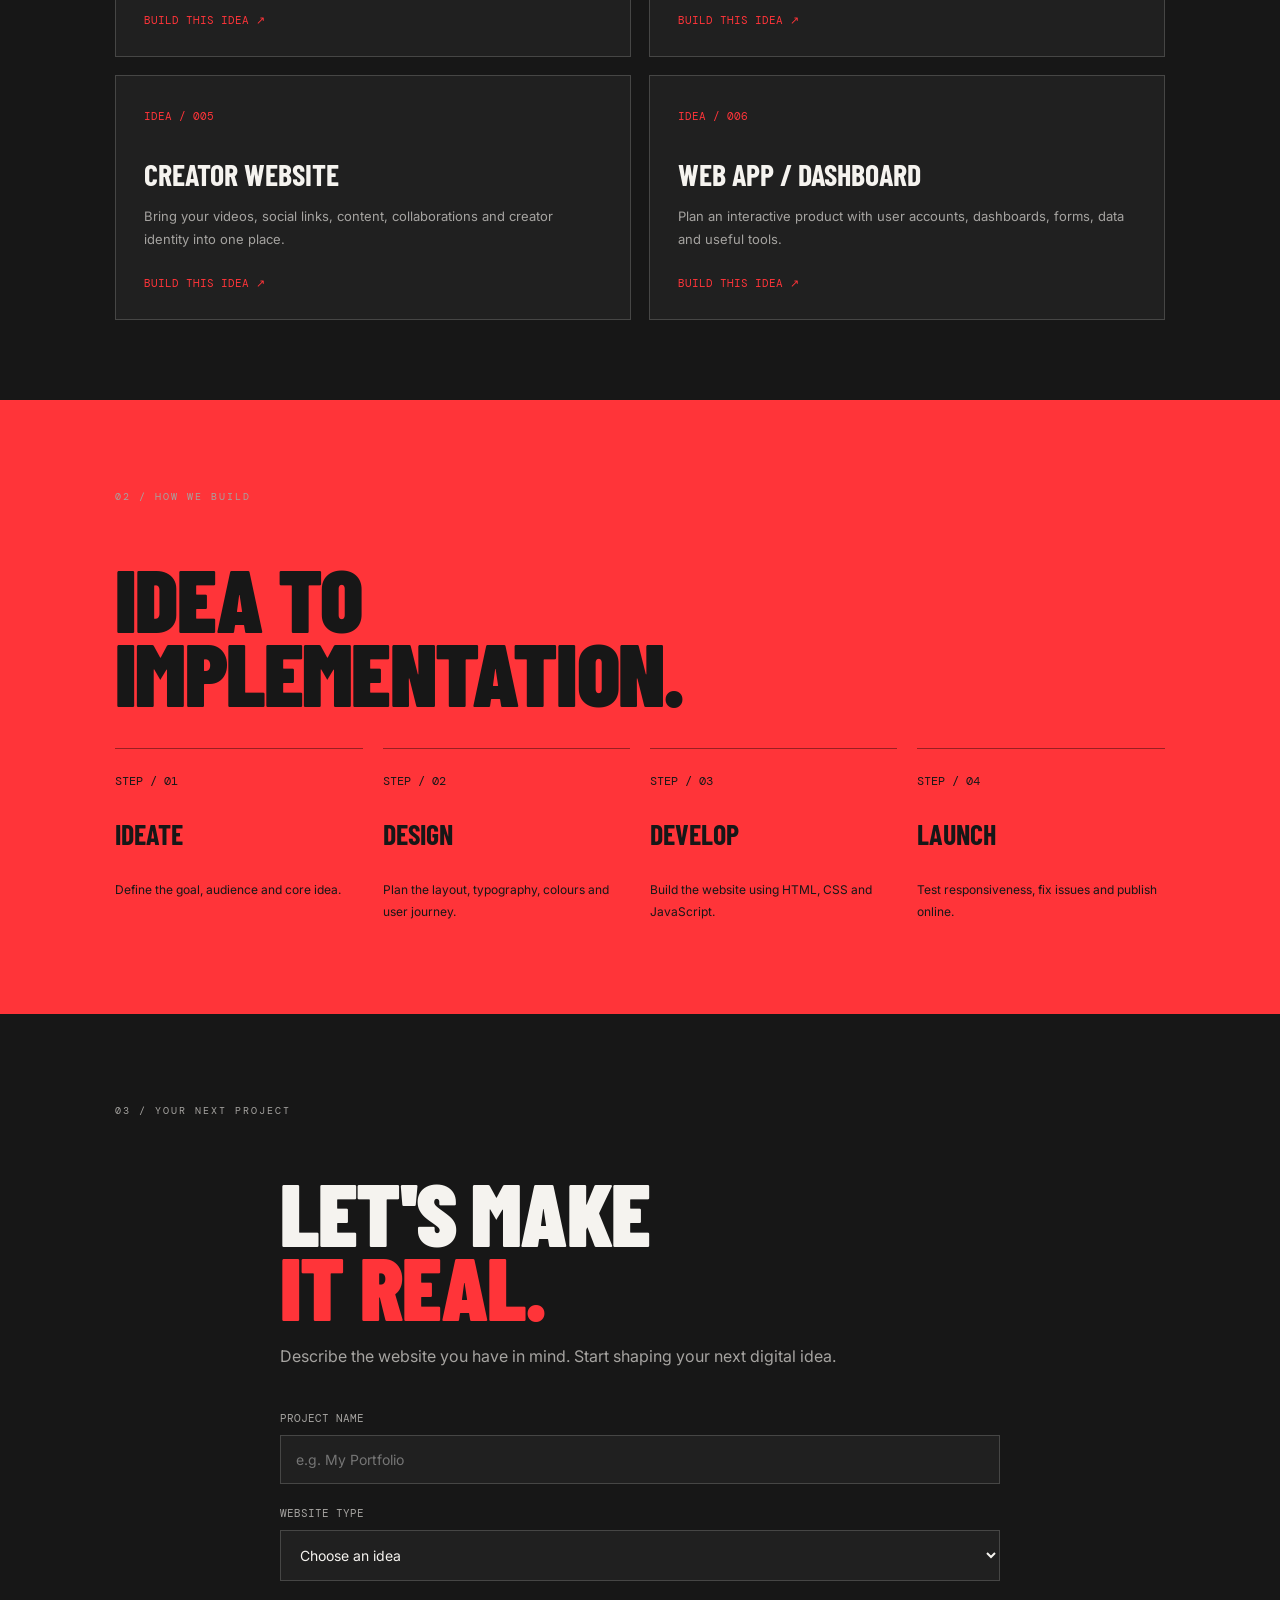
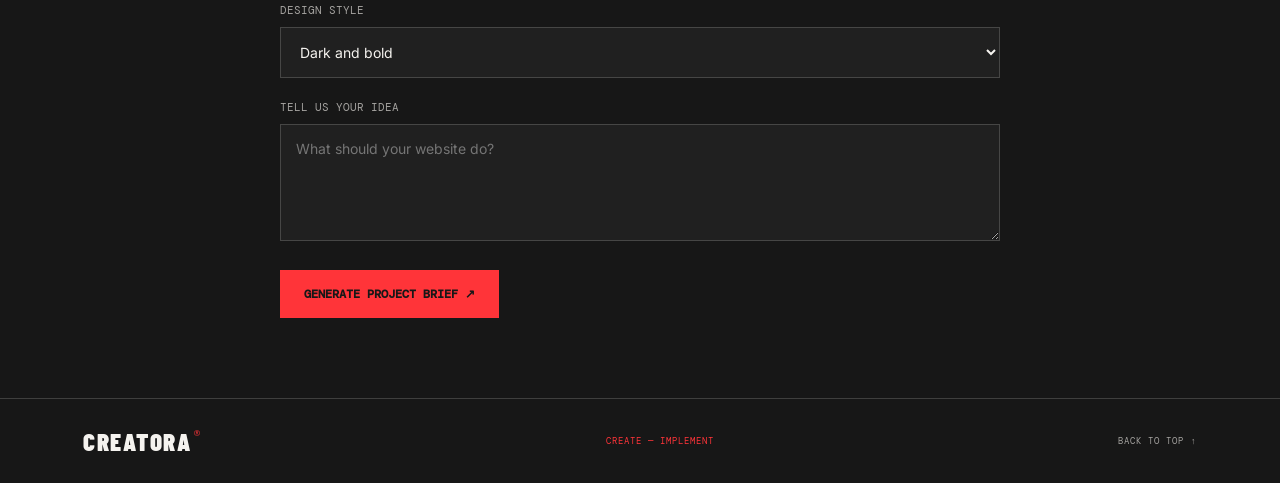
<file: webdev.html>
<!DOCTYPE html>
<html lang="en">
<head>
  <meta charset="UTF-8">
  <meta name="viewport" content="width=device-width, initial-scale=1.0">

  <title>Web Design & Development | CREATORA</title>

  <link rel="stylesheet" href="style.css">
  <link rel="icon" type="image/png" href="favicon1.jpeg">

  <style>
    .web-hero {
      padding: 100px 9% 75px;
      border-bottom: 1px solid var(--line);
    }

    .web-hero .eyebrow {
      margin: 0 0 25px;
    }

    .web-hero h1 {
      font-family: var(--display);
      font-size: clamp(4rem, 12vw, 10rem);
      line-height: .85;
      margin: 0;
      color: var(--white);
    }

    .web-hero h1 span {
      color: var(--red);
    }

    .web-hero p {
      color: var(--muted);
      max-width: 580px;
      line-height: 1.9;
      margin-top: 30px;
    }

    .web-section {
      padding: 80px 9%;
    }

    .web-section h2 {
      font-size: clamp(3rem, 7vw, 6rem);
      margin-bottom: 20px;
    }

    .web-intro {
      color: var(--muted);
      line-height: 1.8;
      margin-bottom: 40px;
    }

    .idea-grid {
      display: grid;
      grid-template-columns: repeat(2, minmax(0, 1fr));
      gap: 18px;
    }

    .idea-card {
      padding: 28px;
      min-height: 240px;
      border: 1px solid var(--line);
      background: var(--bg-soft);
      transition: .25s;
    }

    .idea-card:hover {
      border-color: var(--red);
      transform: translateY(-4px);
    }

    .idea-card .number {
      font: 11px var(--mono);
      color: var(--red);
    }

    .idea-card h3 {
      font: 700 30px var(--display);
      margin: 32px 0 12px;
    }

    .idea-card p {
      font-size: 13px;
      line-height: 1.8;
      color: var(--muted);
    }

    .idea-card a {
      display: inline-block;
      color: var(--red);
      font: 11px var(--mono);
      margin-top: 12px;
    }

    .process {
      background: var(--red);
      color: var(--bg);
    }

    .process h2 {
      margin-bottom: 40px;
    }

    .process-list {
      display: grid;
      grid-template-columns: repeat(4, minmax(0, 1fr));
      gap: 20px;
    }

    .process-item {
      border-top: 1px solid rgba(0,0,0,.4);
      padding-top: 20px;
    }

    .process-item span {
      font: 12px var(--mono);
    }

    .process-item h3 {
      font: 700 28px var(--display);
    }

    .process-item p {
      font-size: 12px;
      line-height: 1.8;
    }

    .brief {
      max-width: 720px;
      margin: auto;
    }

    .brief label {
      display: block;
      font: 11px var(--mono);
      margin: 22px 0 10px;
      color: var(--muted);
    }

    .brief input,
    .brief select,
    .brief textarea {
      width: 100%;
      padding: 15px;
      background: var(--bg-soft);
      color: var(--white);
      border: 1px solid var(--line);
      font: 14px var(--body);
    }

    .brief button {
      margin-top: 25px;
      padding: 16px 24px;
      border: 0;
      background: var(--red);
      color: var(--bg);
      font: 700 12px var(--mono);
      cursor: pointer;
    }

    .brief button:hover {
      background: var(--white);
    }

    @media (max-width: 650px) {
      .web-hero,
      .web-section {
        padding: 65px 6%;
      }

      .idea-grid {
        grid-template-columns: 1fr;
      }

      .process-list {
        grid-template-columns: repeat(2, minmax(0, 1fr));
      }
    }
  </style>
</head>

<body>

<header class="site-header">
  <a href="index.html" class="brand">
    CREATORA<span>®</span>
  </a>

  <a href="index.html" class="text-link">← BACK TO HOME</a>
</header>

<main>

  <section class="web-hero">
    <p class="eyebrow">01 / CREATIVE DEVELOPMENT STUDIO</p>

    <h1>
      YOUR IDEA.<br>
      <span>YOUR WEBSITE.</span>
    </h1>

    <p>
      From your first sketch to a fully responsive website,
      explore creative concepts, discover design directions,
      and turn your ideas into digital experiences.
    </p>

    <a href="#ideas" class="text-link">
      EXPLORE WEBSITE IDEAS ↘
    </a>
  </section>

  <section class="web-section" id="ideas">
    <p class="section-label">01 / THE IDEA LAB</p>

    <h2>WHAT DO YOU<br><span class="red-text">WANT TO BUILD?</span></h2>

    <p class="web-intro">
      Start with an idea. Choose a direction.
      Build something that feels like you.
    </p>

    <div class="idea-grid">

      <article class="idea-card">
        <span class="number">IDEA / 001</span>
        <h3>PERSONAL PORTFOLIO</h3>
        <p>
          Turn your skills, projects, resume and achievements
          into a portfolio that represents your identity.
        </p>
        <a href="#brief" data-idea="Personal portfolio">
          BUILD THIS IDEA ↗
        </a>
      </article>

      <article class="idea-card">
        <span class="number">IDEA / 002</span>
        <h3>BUSINESS WEBSITE</h3>
        <p>
          Introduce your brand, explain your services,
          build trust and help customers contact you.
        </p>
        <a href="#brief" data-idea="Business website">
          BUILD THIS IDEA ↗
        </a>
      </article>

      <article class="idea-card">
        <span class="number">IDEA / 003</span>
        <h3>ONLINE STORE</h3>
        <p>
          Showcase products with beautiful product cards,
          categories, shopping features and a modern layout.
        </p>
        <a href="#brief" data-idea="Online store">
          BUILD THIS IDEA ↗
        </a>
      </article>

      <article class="idea-card">
        <span class="number">IDEA / 004</span>
        <h3>LANDING PAGE</h3>
        <p>
          Create a focused page for a launch, an event,
          a product, a campaign or a new startup.
        </p>
        <a href="#brief" data-idea="Landing page">
          BUILD THIS IDEA ↗
        </a>
      </article>

      <article class="idea-card">
        <span class="number">IDEA / 005</span>
        <h3>CREATOR WEBSITE</h3>
        <p>
          Bring your videos, social links, content,
          collaborations and creator identity into one place.
        </p>
        <a href="#brief" data-idea="Creator website">
          BUILD THIS IDEA ↗
        </a>
      </article>

      <article class="idea-card">
        <span class="number">IDEA / 006</span>
        <h3>WEB APP / DASHBOARD</h3>
        <p>
          Plan an interactive product with user accounts,
          dashboards, forms, data and useful tools.
        </p>
        <a href="#brief" data-idea="Web app or dashboard">
          BUILD THIS IDEA ↗
        </a>
      </article>

    </div>
  </section>

  <section class="web-section process">
    <p class="section-label">02 / HOW WE BUILD</p>
    <h2>IDEA TO<br>IMPLEMENTATION.</h2>

    <div class="process-list">
      <article class="process-item">
        <span>STEP / 01</span>
        <h3>IDEATE</h3>
        <p>Define the goal, audience and core idea.</p>
      </article>

      <article class="process-item">
        <span>STEP / 02</span>
        <h3>DESIGN</h3>
        <p>Plan the layout, typography, colours and user journey.</p>
      </article>

      <article class="process-item">
        <span>STEP / 03</span>
        <h3>DEVELOP</h3>
        <p>Build the website using HTML, CSS and JavaScript.</p>
      </article>

      <article class="process-item">
        <span>STEP / 04</span>
        <h3>LAUNCH</h3>
        <p>Test responsiveness, fix issues and publish online.</p>
      </article>
    </div>
  </section>

  <section class="web-section" id="brief">
    <p class="section-label">03 / YOUR NEXT PROJECT</p>

    <div class="brief">
      <h2>LET'S MAKE<br><span class="red-text">IT REAL.</span></h2>

      <p class="web-intro">
        Describe the website you have in mind.
        Start shaping your next digital idea.
      </p>

      <form id="projectForm">

        <label for="projectName">PROJECT NAME</label>
        <input id="projectName" name="projectName"
          placeholder="e.g. My Portfolio" required>

        <label for="projectType">WEBSITE TYPE</label>
        <select id="projectType" name="projectType" required>
          <option value="">Choose an idea</option>
          <option>Personal portfolio</option>
          <option>Business website</option>
          <option>Online store</option>
          <option>Landing page</option>
          <option>Creator website</option>
          <option>Web app or dashboard</option>
          <option>Other idea</option>
        </select>

        <label for="projectStyle">DESIGN STYLE</label>
        <select id="projectStyle" name="projectStyle">
          <option>Dark and bold</option>
          <option>Minimal and clean</option>
          <option>Luxury and elegant</option>
          <option>Colourful and creative</option>
          <option>Futuristic and interactive</option>
        </select>

        <label for="projectDetails">TELL US YOUR IDEA</label>
        <textarea id="projectDetails" name="projectDetails"
          rows="5" placeholder="What should your website do?"></textarea>

        <button type="submit">GENERATE PROJECT BRIEF ↗</button>
      </form>

      <div id="briefResult" aria-live="polite"></div>
    </div>
  </section>

</main>

<footer class="site-footer">
  <a href="index.html" class="brand footer-brand">
    CREATORA<span>®</span>
  </a>
  <p>CREATE — IMPLEMENT</p>
  <a href="#home" class="back-top">BACK TO TOP ↑</a>
</footer>

<script>
  // Select an idea and prefill the project type
  document.querySelectorAll("[data-idea]").forEach(function (link) {
    link.addEventListener("click", function () {
      document.getElementById("projectType").value =
        link.getAttribute("data-idea");
    });
  });

  // Generate a project brief in the browser
  document.getElementById("projectForm").addEventListener("submit", function (event) {
    event.preventDefault();

    const name = document.getElementById("projectName").value.trim();
    const type = document.getElementById("projectType").value;
    const style = document.getElementById("projectStyle").value;
    const details = document.getElementById("projectDetails").value.trim();

    const brief = [
      "CREATORA — PROJECT BRIEF",
      "Project: " + name,
      "Website type: " + type,
      "Design direction: " + style,
      "Project idea: " + (details || "To be decided"),
      "",
      "NEXT STEPS",
      "1. Plan the sitemap and page sections.",
      "2. Create a wireframe and visual design.",
      "3. Develop and test the responsive website.",
      "4. Prepare for launch."
    ].join("\n");

    const result = document.getElementById("briefResult");
    result.replaceChildren();

    const heading = document.createElement("h3");
    heading.textContent = "YOUR PROJECT BRIEF";

    const output = document.createElement("pre");
    output.textContent = brief;
    output.style.whiteSpace = "pre-wrap";
    output.style.fontFamily = "var(--mono)";
    output.style.fontSize = "12px";
    output.style.lineHeight = "1.9";
    output.style.padding = "20px";
    output.style.background = "var(--bg-soft)";
    output.style.color = "var(--white)";
    output.style.overflowWrap = "anywhere";

    const copyButton = document.createElement("button");
    copyButton.type = "button";
    copyButton.textContent = "COPY PROJECT BRIEF";

    copyButton.addEventListener("click", async function () {
      try {
        await navigator.clipboard.writeText(brief);
        copyButton.textContent = "COPIED!";
      } catch {
        const range = document.createRange();
        range.selectNodeContents(output);
        const selection = window.getSelection();
        selection.removeAllRanges();
        selection.addRange(range);
        copyButton.textContent = "SELECTED — COPY WITH CTRL+C";
      }
    });

    result.append(heading, output, copyButton);
    result.scrollIntoView({ behavior: "smooth", block: "start" });
  });
</script>

</body>
</html>
</file>
<file: style.css>
/* =========================================================
   CREATORA — SIMPLE INDUSTRIAL RED DESIGN
   Edit the colours in :root to change the whole website.
   ========================================================= */

@import url('https://fonts.googleapis.com/css2?family=Barlow+Condensed:wght@500;600;700;800;900&family=DM+Mono:wght@400;500&family=Inter:wght@400;500;600;700;800&display=swap');

:root {
  --bg: #171717;
  --bg-soft: #202020;
  --panel: #242424;
  --red: #ff3439;
  --red-dark: #d91e28;
  --white: #f5f3ef;
  --muted: #a5a3a0;
  --line: rgba(245, 243, 239, .18);
  --mono: 'DM Mono', monospace;
  --display: 'Barlow Condensed', Impact, sans-serif;
  --body: 'Inter', Arial, sans-serif;
}

* { box-sizing: border-box; }
html { scroll-behavior: smooth; scroll-padding-top: 90px; }
body {
  margin: 0;
  background: var(--bg);
  color: var(--white);
  font-family: var(--body);
  overflow-x: hidden;
}
a { color: inherit; text-decoration: none; }
button { font: inherit; }
::selection { color: var(--bg); background: var(--red); }

.noise {
  position: fixed;
  inset: 0;
  pointer-events: none;
  z-index: 20;
  opacity: .055;
  background-image: url("data:image/svg+xml,%3Csvg viewBox='0 0 180 180' xmlns='http://www.w3.org/2000/svg'%3E%3Cfilter id='n'%3E%3CfeTurbulence type='fractalNoise' baseFrequency='.9' numOctaves='3' stitchTiles='stitch'/%3E%3C/filter%3E%3Crect width='100%25' height='100%25' filter='url(%23n)' opacity='.7'/%3E%3C/svg%3E");
}
.site-header {
  height: 86px;
  padding: 0 6.5%;
  display: flex;
  align-items: center;
  justify-content: space-between;
  border-bottom: 1px solid var(--line);
  position: sticky;
  top: 0;
  z-index: 30;
  background: rgba(23, 23, 23, .92);
  backdrop-filter: blur(12px);
}
.brand {
  font-family: var(--display);
  font-size: 30px;
  font-weight: 900;
  letter-spacing: 1.5px;
}
.brand span { color: var(--red); font: 10px var(--mono); vertical-align: top; margin-left: 3px; }
.navigation { display: flex; align-items: center; gap: 35px; }
.navigation a { font: 10px var(--mono); letter-spacing: 1.4px; color: #d0cfcc; transition: color .2s ease; }
.navigation a:hover { color: var(--red); }
.navigation .nav-contact { border: 1px solid var(--red); padding: 13px 17px; color: var(--white); }
.nav-contact span { color: var(--red); margin-left: 10px; }
.menu-toggle { display: none; color: var(--white); background: transparent; border: 0; font-size: 25px; cursor: pointer; }

.section { padding: 115px 9%; }
.hero {
  min-height: calc(100vh - 86px);
  padding-top: 65px;
  padding-bottom: 35px;
  position: relative;
  display: flex;
  flex-direction: column;
  justify-content: center;
  border-bottom: 1px solid var(--line);
}
.hero-kicker, .eyebrow, .section-label, .manifesto-label, .manifesto-footer, .hero-number {
  font-family: var(--mono);
  font-size: 10px;
  letter-spacing: 2px;
}
.hero-kicker { display: flex; align-items: center; gap: 12px; color: var(--muted); }
.status-dot { display: inline-block; width: 7px; height: 7px; border-radius: 50%; background: var(--red); box-shadow: 0 0 12px var(--red); }
.hero-title-wrap { position: relative; margin: 48px 0 20px; }
.eyebrow { color: var(--red); margin: 0 0 5px 7px; }
.hero-title {
  font-family: var(--display);
  font-weight: 900;
  font-size: clamp(6rem, 18.7vw, 20rem);
  line-height: .78;
  letter-spacing: -.035em;
  margin: 0;
  color: var(--red);
  text-shadow: 3px 0 rgba(255,52,57,.15), -2px 0 rgba(255,52,57,.1);
  transform-origin: left;
  animation: title-in .9s cubic-bezier(.2,.8,.2,1) both;
}
.cut-letter { display: inline-block; position: relative; }
.cut-letter::after {
  content: '';
  position: absolute;
  left: 13%; right: 10%; top: 48%;
  height: 5px;
  background: var(--bg);
  transform: rotate(-10deg);
}
.period { color: var(--white); }
.hero-stamp {
  position: absolute;
  right: 3%;
  bottom: -5px;
  color: var(--bg);
  background: var(--red);
  font: 800 22px/.9 var(--display);
  letter-spacing: 1px;
  padding: 13px 12px;
  transform: rotate(7deg);
  box-shadow: 7px 7px 0 rgba(255,52,57,.18);
}
.hero-bottom { display: grid; grid-template-columns: 1fr 1fr auto; gap: 25px; align-items: end; margin-top: 55px; }
.tagline { color: var(--red); font: 700 clamp(18px, 2.4vw, 30px) var(--display); letter-spacing: 5px; margin: 0; }
.tagline span { color: var(--white); padding: 0 5px; }
.hero-description { color: var(--muted); font-size: 13px; line-height: 1.8; margin: 0; }
.round-link { width: 43px; height: 43px; border: 1px solid var(--red); color: var(--red); border-radius: 50%; display: grid; place-items: center; font-size: 22px; transition: .25s; }
.round-link:hover { background: var(--red); color: var(--bg); transform: translateY(4px); }
.hero-number { position: absolute; right: 9%; top: 42px; color: #777; }

.section-label { color: var(--muted); margin-bottom: 58px; }
.section-label span { color: var(--red); }
.intro-content { display: grid; grid-template-columns: 1.2fr .8fr; gap: 8%; align-items: end; }
h2 { font-family: var(--display); font-size: clamp(3.7rem, 8.4vw, 8.5rem); line-height: .82; letter-spacing: -.02em; margin: 0; font-weight: 900; }
.red-text { color: var(--red); }
.intro-copy { max-width: 470px; }
.large-copy { font-size: 21px; line-height: 1.45; font-weight: 600; }
.intro-copy p:not(.large-copy) { color: var(--muted); font-size: 13px; line-height: 1.9; }
.text-link { display: inline-block; margin-top: 22px; color: var(--red); font: 10px var(--mono); letter-spacing: 1.2px; border-bottom: 1px solid var(--red); padding-bottom: 10px; }
.text-link span { margin-left: 20px; }

.services { background: #1d1d1d; }
.section-heading { display: flex; align-items: end; justify-content: space-between; gap: 25px; margin-bottom: 70px; }
.section-heading > p { color: var(--muted); font-size: 12px; line-height: 1.8; max-width: 260px; }
.service-list { border-top: 1px solid var(--line); }
.service-row { display: grid; grid-template-columns: 70px 1fr auto; gap: 22px; align-items: center; padding: 29px 8px; border-bottom: 1px solid var(--line); transition: padding .25s, background .25s; }
.service-row:hover { padding-left: 20px; background: rgba(255,255,255,.018); }
.service-index { color: var(--red); font: 11px var(--mono); }
.service-row h3 { font: 700 clamp(20px, 3vw, 34px) var(--display); margin: 0 0 7px; letter-spacing: .4px; }
.service-row p { margin: 0; color: var(--muted); font-size: 12px; line-height: 1.6; }
.service-arrow { font-size: 25px; color: var(--red); transition: transform .25s; }
.service-row:hover .service-arrow { transform: translate(4px, -4px); }

.manifesto { padding: 105px 9%; background: var(--red); color: var(--bg); position: relative; overflow: hidden; }
.manifesto::after { content: 'C'; position: absolute; right: -25px; bottom: -220px; font: 900 600px/.8 var(--display); color: rgba(23,23,23,.07); pointer-events: none; }
.manifesto-label { margin: 0 0 45px; }
.manifesto h2 { font-size: clamp(3.5rem, 9vw, 9rem); position: relative; z-index: 1; }
.manifesto h2 span { color: var(--white); }
.manifesto-footer { display: flex; justify-content: space-between; gap: 20px; margin-top: 65px; border-top: 1px solid rgba(23,23,23,.35); padding-top: 18px; font-size: 9px; }

.project-grid { display: grid; grid-template-columns: repeat(2, minmax(0, 1fr)); gap: 20px; }
.project-card { min-height: 420px; display: flex; flex-direction: column; padding: 20px; overflow: hidden; transition: transform .25s; }
.project-card:hover { transform: translateY(-5px); }
.project-red { background: var(--red); color: var(--bg); }
.project-light { background: #e9e5dc; color: #1a1a1a; }
.project-dark { background: #292720; color: var(--white); grid-column: 1 / -1; min-height: 330px; }
.project-top { display: flex; justify-content: space-between; font: 10px var(--mono); letter-spacing: 1px; }
.project-art { flex: 1; display: flex; align-items: center; justify-content: center; min-height: 200px; font-family: var(--display); font-weight: 900; }
.art-creatora { font-size: clamp(6rem, 13vw, 12rem); letter-spacing: -.07em; }
.art-creatora span { font: 12px var(--mono); align-self: flex-start; margin-top: 35px; }
.art-luxe { font-size: clamp(4rem, 9vw, 8rem); letter-spacing: .06em; flex-direction: column; line-height: .8; }
.art-luxe span { font: 10px var(--mono); letter-spacing: 5px; margin-top: 18px; }
.art-havens { flex-direction: column; font-size: clamp(4rem, 10vw, 8rem); letter-spacing: .12em; line-height: .9; }
.art-havens small { font: 10px var(--mono); letter-spacing: 3px; margin-top: 20px; }
.project-info { border-top: 1px solid currentColor; padding-top: 16px; display: grid; grid-template-columns: 1fr 1fr; gap: 7px 15px; }
.project-info h3 { font: 700 22px var(--display); margin: 0; }
.project-info p { margin: 0; font-size: 10px; opacity: .7; text-align: right; align-self: center; }
.project-cta { grid-column: 1 / -1; font: 9px var(--mono); letter-spacing: 1px; margin-top: 13px; }

.contact { background: #1d1d1d; }
.contact-layout { display: grid; grid-template-columns: 1fr .7fr; gap: 10%; align-items: end; }
.contact h2 { font-size: clamp(4rem, 9vw, 9rem); }
.contact-card { border-top: 1px solid var(--line); padding-top: 22px; }
.contact-card > p { color: var(--muted); font-size: 13px; line-height: 1.8; }
.contact-email { display: flex; justify-content: space-between; gap: 15px; color: var(--red); font-size: clamp(13px, 1.7vw, 18px); padding: 18px 0; border-bottom: 1px solid var(--line); }
.contact-email span { font-size: 22px; }
.contact-card .small-note { font-size: 10px; color: #777; }
.social-links { display: flex; flex-wrap: wrap; gap: 18px; margin-top: 35px; }
.social-links a { font: 9px var(--mono); letter-spacing: 1px; color: var(--white); }
.social-links a:hover { color: var(--red); }

.site-footer { padding: 27px 6.5%; border-top: 1px solid var(--line); display: flex; align-items: center; justify-content: space-between; gap: 20px; flex-wrap: wrap; }
.footer-brand { font-size: 25px; }
.site-footer p, .back-top { color: var(--muted); font: 9px var(--mono); letter-spacing: 1px; }
.site-footer p:nth-of-type(1) { color: var(--red); }
.back-top:hover { color: var(--red); }

.reveal { opacity: 1; transform: none; transition: opacity .7s ease, transform .7s ease; }
.reveal.visible { opacity: 1; transform: translateY(0); }
@keyframes title-in { from { opacity: 0; transform: translateY(35px) skewY(3deg); } to { opacity: 1; transform: translateY(0) skewY(0); } }

@media (max-width: 800px) {
  .site-header { height: 72px; padding: 0 6%; }
  .menu-toggle { display: block; }
  .navigation { display: none; position: absolute; left: 0; right: 0; top: 71px; background: #1b1b1b; padding: 25px 6% 30px; border-bottom: 1px solid var(--line); flex-direction: column; align-items: stretch; gap: 22px; }
  .navigation.open { display: flex; }
  .navigation a { padding: 5px 0; }
  .navigation .nav-contact { text-align: center; }
  .section { padding: 80px 6%; }
  .hero { min-height: 78vh; padding-top: 55px; }
  .hero-title { font-size: clamp(4.2rem, 19vw, 10rem); }
  .hero-stamp { font-size: 15px; right: 0; bottom: -30px; }
  .hero-bottom { grid-template-columns: 1fr auto; margin-top: 48px; }
  .hero-description { grid-column: 1 / -1; grid-row: 2; }
  .hero-number { right: 6%; top: 25px; }
  .intro-content, .contact-layout { grid-template-columns: 1fr; gap: 38px; }
  .section-heading { align-items: start; flex-direction: column; }
  .section-heading > p { margin: 0; }
  .manifesto { padding: 80px 6%; }
  .manifesto-footer { flex-direction: column; }
  .contact h2 { margin-bottom: 5px; }
}
@media (max-width: 540px) {
  .hero-kicker { font-size: 8px; letter-spacing: 1px; }
  .hero-title { font-size: clamp(3.7rem, 18.8vw, 6rem); }
  .hero-title-wrap { margin-top: 65px; }
  .tagline { font-size: 18px; letter-spacing: 2px; }
  .section-label { margin-bottom: 38px; }
  h2 { font-size: 3.6rem; }
  .large-copy { font-size: 18px; }
  .service-row { grid-template-columns: 28px 1fr auto; gap: 12px; padding: 23px 0; }
  .service-row h3 { font-size: 21px; }
  .service-row p { font-size: 11px; }
  .project-grid { grid-template-columns: 1fr; }
  .project-card, .project-dark { grid-column: auto; min-height: 350px; }
  .project-info { grid-template-columns: 1fr; }
  .project-info p { text-align: left; }
  .site-footer { align-items: flex-start; flex-direction: column; }
}
@media (prefers-reduced-motion: reduce) {
  *, *::before, *::after { scroll-behavior: auto !important; animation-duration: .01ms !important; transition-duration: .01ms !important; }
  .reveal { opacity: 1; transform: none; }
}
.menu-toggle {
    display: none;
    background: transparent;
    color: #ff303b;
    border: none;
    font-size: 28px;
    cursor: pointer;
}

@media (max-width: 768px) {
    .menu-toggle {
        display: block;
    }

    .nav-menu {
        display: none;
        flex-direction: column;
        position: absolute;
        top: 80px;
        right: 20px;
        background: #171717;
        padding: 20px;
        gap: 20px;
        z-index: 1000;
    }

    .nav-menu.active {
        display: flex;
    }
}



.service-link {
    display: block;
    color: inherit;
    text-decoration: none;
}

.service-link h3 {
    transition: color 0.3s ease;
}

.service-link:hover h3 {
    color: var(--red);
}

.service-link p {
    color: var(--muted);
}






.contact-email {
    margin-top: 25px;
}

.contact-email p {
    color: var(--muted, #a5a3a0);
    line-height: 1.8;
}

.contact-email a {
    display: inline-block;
    margin: 10px 0;
    color: var(--red, #ff3439);
    font-size: clamp(18px, 3vw, 28px);
    font-weight: 700;
    text-decoration: none;
    overflow-wrap: anywhere;
    transition: color 0.3s ease;
}

.contact-email a:hover {
    color: var(--white, #f5f3ef);
}





/* CREATORA Contact Email */
.contact-email a,
.contact-section a[href^="mailto:"],
a[href^="mailto:"] {
    color: #ff3439 !important;
    text-decoration: none;
    transition: color 0.3s ease;
}

a[href^="mailto:"]:hover {
    color: #f5f3ef !important;
}
</file>
